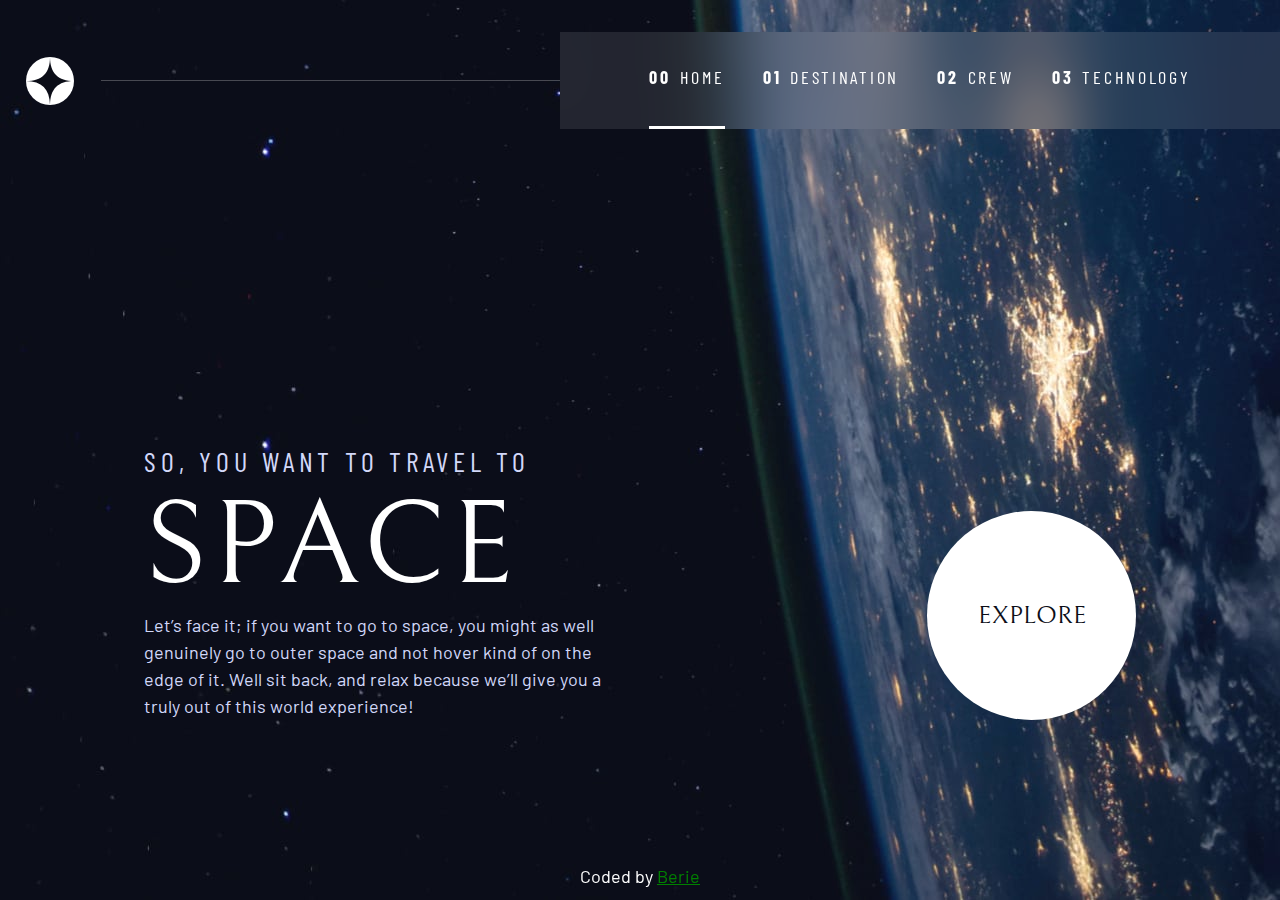
<file: index.html>
<!DOCTYPE html>
<html lang="en">
<head>
  <meta charset="UTF-8">
  <meta name="viewport" content="width=device-width, initial-scale=1.0">

  <link rel="icon" type="image/png" sizes="32x32" href="./assets/favicon-32x32.png">
 
  <link rel="stylesheet" href="index.css">
 
  <script src="./js/script.js" defer></script>

  <title>Frontend Mentor | Space tourism website</title>
</head>
<body class="home">
  <header class="primary-header flex">
    
    <div>
      <a href="index.html"><img src="./assets/shared/logo.svg" alt="Logo" class="logo" ></a>
    </div>
    <button class="mobile-nav-toggle" aria-controls="primary-navigation"><span class="sr-only"  aria-expanded="false" >Menu</span></button>
    <nav>

      <ul data-visible="false" id="primary-navigation" class="primary-navigation underline-indicators flex">
        <li class="active"><a href="index.html" class=" ff-sans-cond uppercase text-white letter-spacing-2 " href="#"><span>00</span>Home</a>
        <li><a href="./destination.html" class="ff-sans-cond uppercase  text-white letter-spacing-2" href="#"><span>01</span>Destination</a>
        <li><a href="./crew.html" class="ff-sans-cond uppercase text-white letter-spacing-2" href="#"><span>02</span>Crew</a>
        <li><a href="./technology.html" class="ff-sans-cond uppercase text-white letter-spacing-2" href="#"><span>03</span>Technology</a>
    
      </ul>
</nav>


</header>





   

<main class="grid-container grid-container--home">
    <div>
      <h1 class="text-accent fs-500 ff-sans-cond uppercase letter-spacing-1">So, you want to travel to
        <br>
        <span class="ff-serif text-white fs-900">Space</span></h1>
        <p class="text-accent">
        Let’s face it; if you want to go to space, you might as well genuinely go to 
        outer space and not hover kind of on the edge of it. Well sit back, and relax 
        because we’ll give you a truly out of this world experience!
        </p>
   </div>
  <div class="home-page-container">
    <a href="./destination.html" class=" bg-white large-button ff-serif  text-dark uppercase">Explore</a>
  </div>
</main>
<aside>Coded by <a href="https://www.frontendmentor.io/profile/BernardusPH">Berie</a></aside>
</body>
</html>
</file>
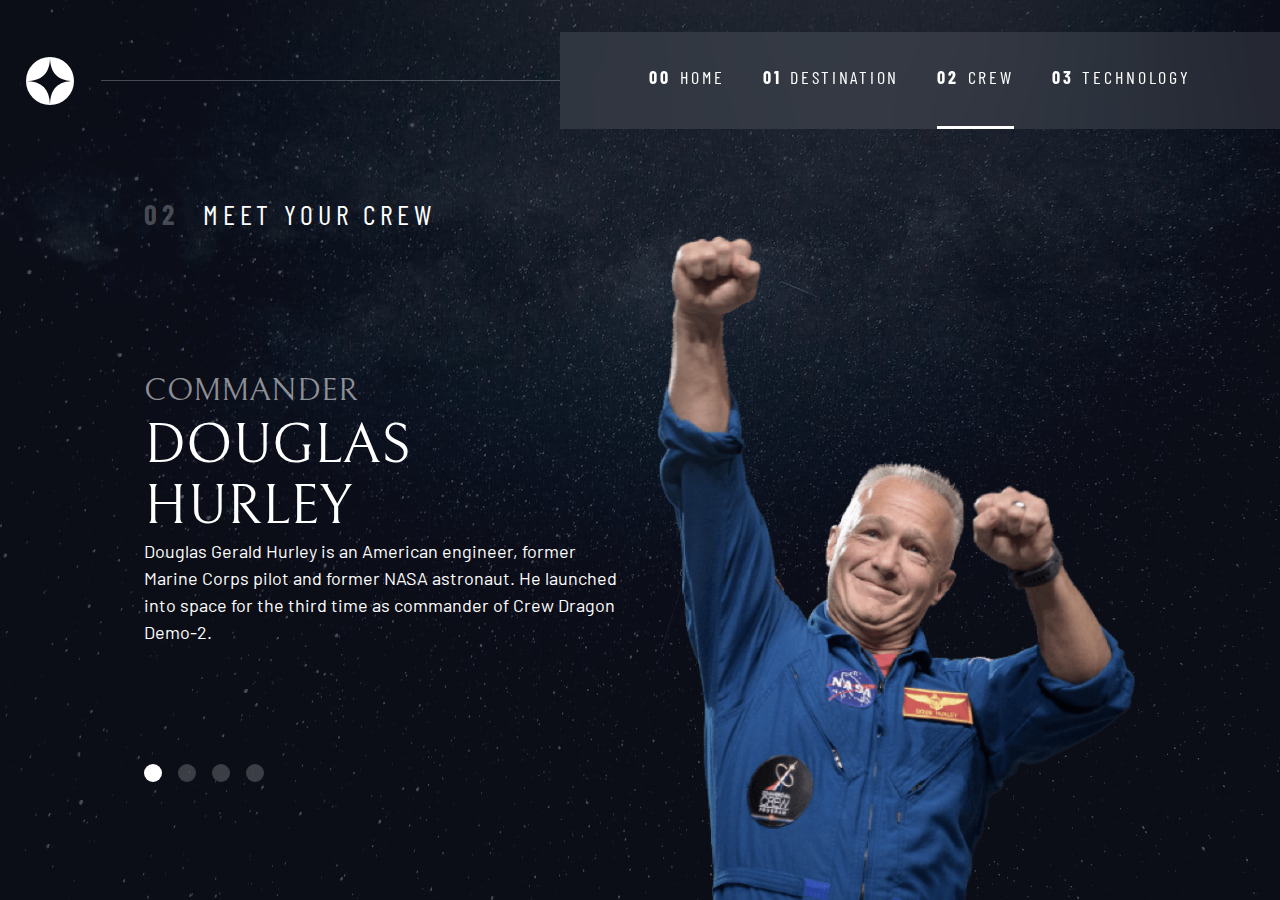
<file: crew.html>
<!DOCTYPE html>
<html lang="en">
<head>
  <meta charset="UTF-8">
  <meta name="viewport" content="width=device-width, initial-scale=1.0">

  <link rel="icon" type="image/png" sizes="32x32" href="./assets/favicon-32x32.png">
  <link rel="stylesheet" href="index.css">
  <title>Frontend Mentor | Space tourism website</title>
  <script src="./js/script.js" defer></script>
  <script src="./js/crew.js" defer></script>
</head>
<body class="crew">
  <header class="primary-header flex">
    
    <div>
      <a href="index.html"><img src="./assets/shared/logo.svg" alt="Logo" class="logo" ></a>
    </div>
    <button class="mobile-nav-toggle" aria-controls="primary-navigation"><span class="sr-only"  aria-expanded="false" >Menu</span></button>
    <nav>

    <ul data-visible="false" id="primary-navigation" class="primary-navigation underline-indicators flex">
        <li ><a href="index.html" class=" ff-sans-cond uppercase text-white letter-spacing-2 " href="#"><span>00</span>Home</a>
        <li><a href="./destination.html" class="ff-sans-cond uppercase  text-white letter-spacing-2" href="#"><span>01</span>Destination</a>
        <li class="active"><a href="./crew.html" class="ff-sans-cond uppercase text-white letter-spacing-2" href="#"><span>02</span>Crew</a>
        <li ><a href="./technology.html" class="ff-sans-cond uppercase text-white letter-spacing-2" href="#"><span>03</span>Technology</a>
        </ul>
</nav>


</header>

<main class="grid-container grid-container--crew  ">
 

  <h1 class="numbered-title"><span>02</span> Meet your crew</h1>
 

  <div class="dot-indicators flex " >
    <button class="crewSelector" aria-selected="true" ><span class="sr-only">slide tilte</span></button>
    <button class="crewSelector" aria-selected="false"><span class="sr-only">slide tilte</span></button>
    <button class="crewSelector" aria-selected="false"><span class="sr-only">slide tilte</span></button>
    <button class="crewSelector" aria-selected="false"><span class="sr-only">slide tilte</span></button>
  </div>

  <img class="crewImg" src="./assets/crew/image-douglas-hurley.png" alt="douglas hurley">
  <img class="crewImg" hidden src="./assets/crew/image-mark-shuttleworth.png" alt="Mark shuttleworth">
  <img class="crewImg" hidden src="./assets/crew/image-victor-glover.png" alt="Victor glover">
  <img class="crewImg" hidden src="./assets/crew/image-anousheh-ansari.png" alt="anousheh ansari">

<article class="crew-info ">

  <h2 class="ff-serif uppercase fs-700"><span>Commander</span>
    <br>
     Douglas Hurley</h2>
<p>
  Douglas Gerald Hurley is an American engineer, former Marine Corps pilot 
  and former NASA astronaut. He launched into space for the third time as 
  commander of Crew Dragon Demo-2.
</p>
</article>


<article hidden class="crew-info ">
 
  <h2 class="ff-serif uppercase fs-700"><span>Mission Specialist</span>
    <br>
    Mark Shuttleworth</h2>
<p>
  Mark Richard Shuttleworth is the founder and CEO of Canonical, the company behind 
  the Linux-based Ubuntu operating system. Shuttleworth became the first South 
  African to travel to space as a space tourist.
</p>
</article>



<article hidden class="crew-info ">

 

 
  <h2 class="ff-serif uppercase fs-700"><span>  Pilot</span>
    <br>
    Victor Glover</h2>
<p>
  Pilot on the first operational flight of the SpaceX Crew Dragon to the 
  International Space Station. Glover is a commander in the U.S. Navy where 
  he pilots an F/A-18.He was a crew member of Expedition 64, and served as a 
  station systems flight engineer. 
</p>
</article>


<article hidden class="crew-info flow">
 
 
  <h2 class="ff-serif uppercase fs-700"><span> Flight Engineer</span>
    <br>
    Anousheh Ansari</h2>
<p>
  Anousheh Ansari is an Iranian American engineer and co-founder of Prodea Systems. 
  Ansari was the fourth self-funded space tourist, the first self-funded woman to 
  fly to the ISS, and the first Iranian in space. 
</p>
</article>

</main>

</body>
</html>
</file>
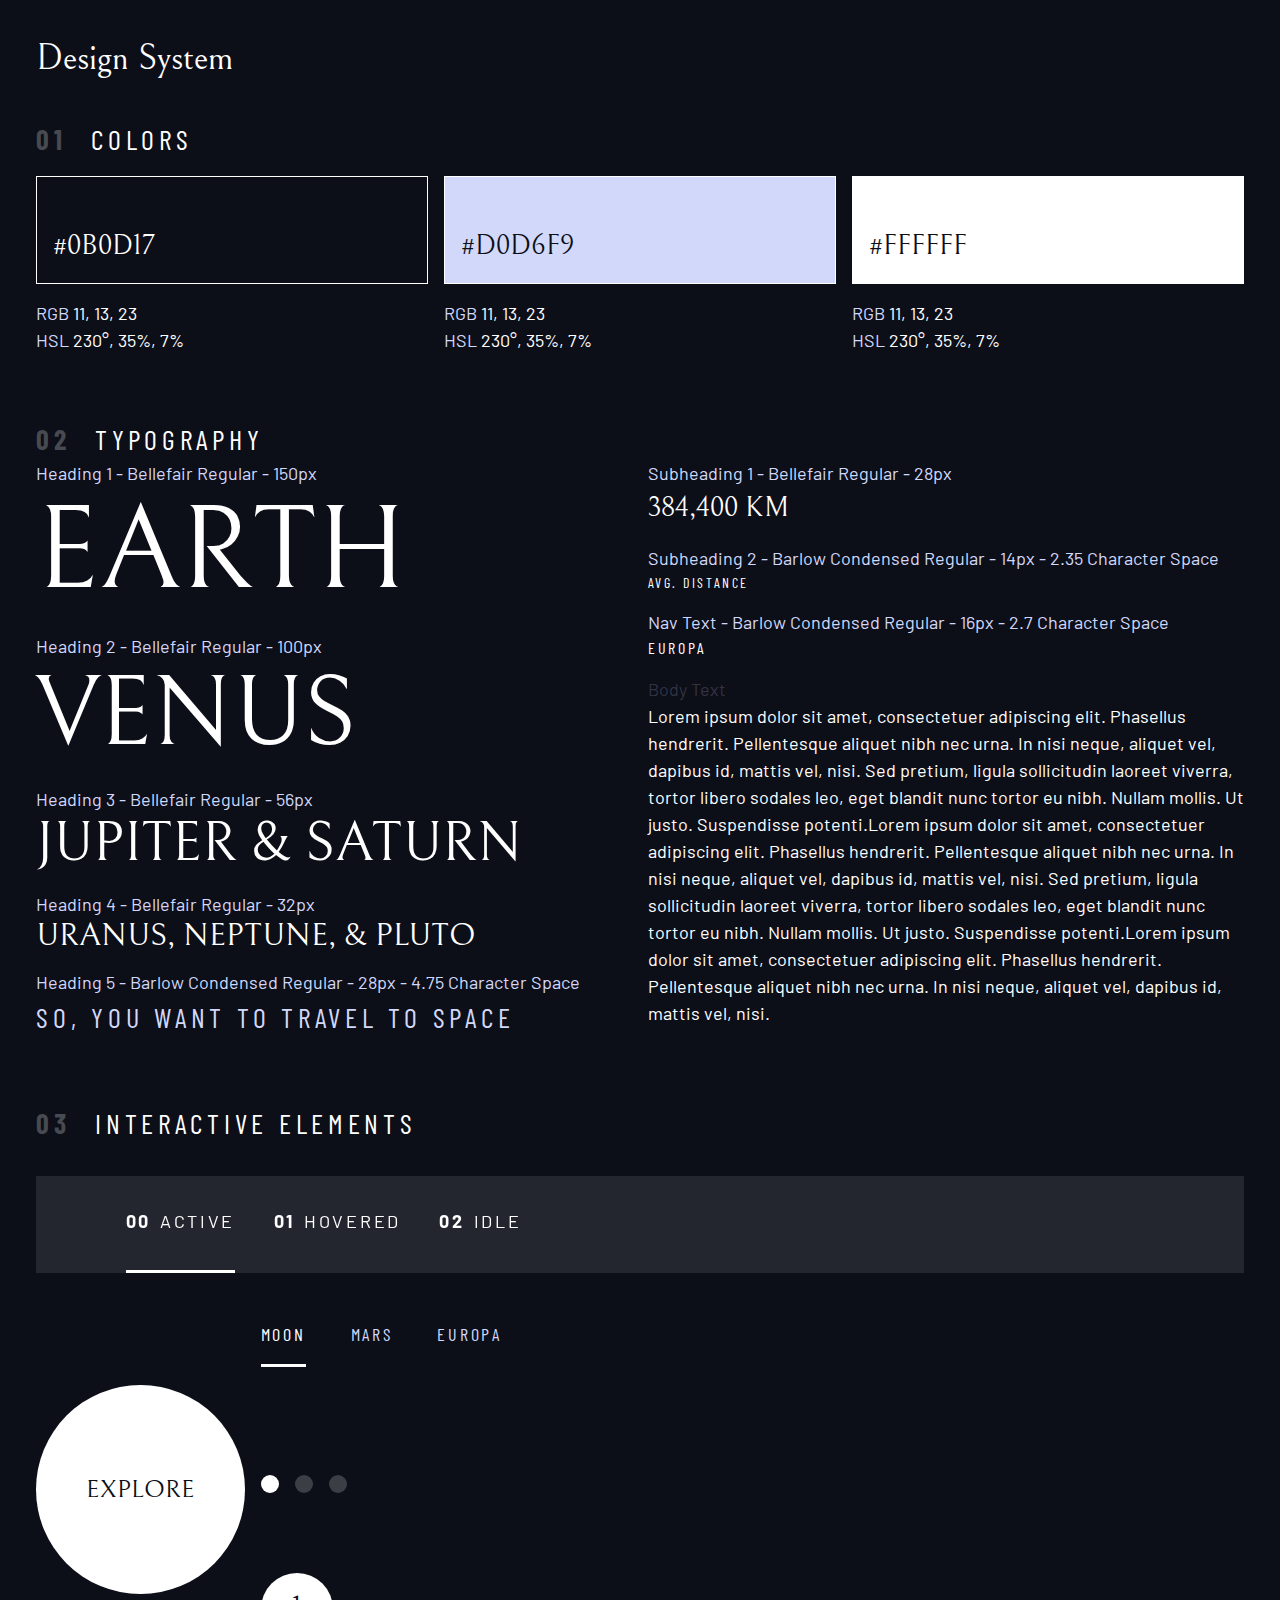
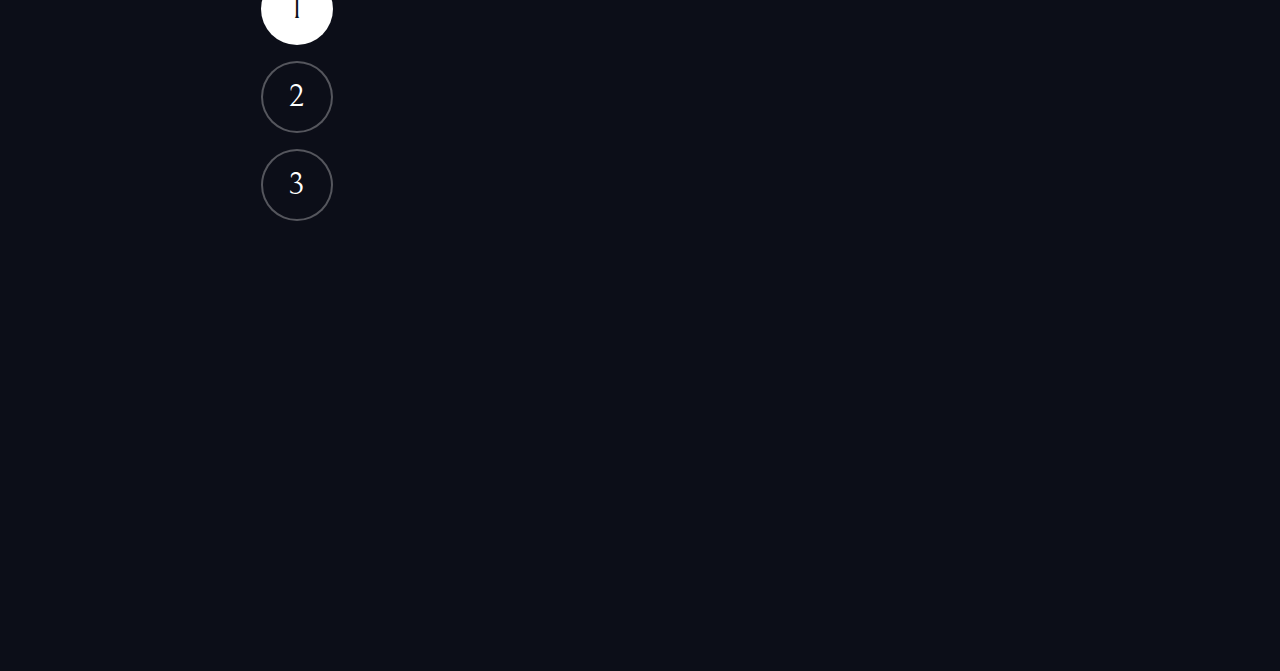
<file: design-system.html>
<!DOCTYPE html>
<html lang="en">
<head>
    <meta charset="UTF-8">
    <meta http-equiv="X-UA-Compatible" content="IE=edge">
    <meta name="viewport" content="width=device-width, initial-scale=1.0">
    <title>Design system</title>
    <link rel="stylesheet" href="index.css">
</head>
<body >

<main style="margin-top:2rem;" class="container">

    <h1 class="ff-serif">Design System</h1>

    <section id="colors ">

        <h2 class="numbered-title"><span>01</span> Colors</h2>

        <div class="flex space-top">
            <div style="flex-grow: 1;">
                <div class="bg-dark text-white ff-serif fs-500" style="padding:3rem 1rem 1rem; border:1px solid white;">#0B0D17</div>
                <p class="space-top"><span class="text-accent">RGB</span> 11, 13, 23</p>
                <p ><span class="text-accent">HSL</span> 230°, 35%, 7%</p>
            </div>

            <div style="flex-grow: 1;">
                <div class="bg-accent text-dark ff-serif fs-500" style="padding:3rem 1rem 1rem; border:1px solid white; ">#D0D6F9</div>
                <p class="space-top" ><span class="text-accent">RGB</span> 11, 13, 23</p>
                <p ><span class="text-accent">HSL</span> 230°, 35%, 7%</p>
            </div>

            <div style="flex-grow: 1;">
                <div class="bg-white text-dark ff-serif fs-500" style="padding:3rem 1rem 1rem; border:1px solid white;">#FFFFFF</div>
                <p class="space-top" ><span class="text-accent">RGB</span> 11, 13, 23</p>
                <p ><span class="text-accent">HSL</span> 230°, 35%, 7%</p>
            </div>
        </div>
    </section>

            <section id="typography"  style="margin: 4rem 0">
                <h2 class="numbered-title" ><span>02 </span>Typography</h2>
                <div class="flex">
                    <div style="flex-basis: 100%" class="flow">
                        <div> 
                            <p class="text-accent" >Heading 1 - Bellefair Regular - 150px</p>
                            <p class="fs-900 ff-serif uppercase">Earth</p>
                        </div>
                         
                        <div> 
                            <p class="text-accent">Heading 2 - Bellefair Regular - 100px</p>
                            <p class="fs-800 ff-serif uppercase">Venus</p>
                        </div>
                         
                        <div> 
                            <p class="text-accent">Heading 3 - Bellefair Regular - 56px</p>
                            <p class="fs-700 ff-serif uppercase">Jupiter & Saturn</p>
                        </div>
                         
                        <div> 
                            <p class="text-accent">Heading 4 - Bellefair Regular - 32px</p>
                            <p class="fs-600 ff-serif uppercase">Uranus, Neptune, & Pluto</p>
                        </div>
                         
                        <div> 
                            <p class="text-accent">Heading 5 - Barlow Condensed Regular - 28px - 4.75 Character Space</p>
                            <p class=" text-accent fs-500 ff-sans-cond uppercase letter-spacing-1">So, you want to travel to space</p>
                        </div>
                    
                    </div>
                    
                    <div  style="flex-basis: 100%" class="flow">
                        <div> 
                            <p class="text-accent">Subheading 1 - Bellefair Regular - 28px</p>
                            <p class="fs-500  ff-serif uppercase">384,400 km</p>
                        </div>
                         
                        <div> 
                            <p class="text-accent">Subheading 2 - Barlow Condensed Regular - 14px - 2.35 Character Space</p>
                            <p class="ff-sans-cond fs-200 letter-spacing-3 uppercase">Avg. Distance</p>
                        </div>
                         
                        <div> 
                            <p class="text-accent">Nav Text - Barlow Condensed Regular - 16px - 2.7 Character Space</p>
                            <p class=" ff-sans-cond uppercase fs-300 letter-spacing-2">Europa</p>
                        </div>
                         
                        <div> 
                            <p style="color:hsl(var(--clr-light)/.2)">Body Text</p>
                            <p >Lorem ipsum dolor sit amet, consectetuer adipiscing elit. Phasellus hendrerit. Pellentesque aliquet nibh nec urna. In nisi neque, aliquet vel, dapibus id, mattis vel, nisi. Sed pretium, ligula sollicitudin laoreet viverra, tortor libero sodales leo, eget blandit nunc tortor eu nibh. Nullam mollis. Ut justo. Suspendisse potenti.Lorem ipsum dolor sit amet, consectetuer adipiscing elit. Phasellus hendrerit. Pellentesque aliquet nibh nec urna. In nisi neque, aliquet vel, dapibus id, mattis vel, nisi. Sed pretium, ligula sollicitudin laoreet viverra, tortor libero sodales leo, eget blandit nunc tortor eu nibh. Nullam mollis. Ut justo. Suspendisse potenti.Lorem ipsum dolor sit amet, consectetuer adipiscing elit. Phasellus hendrerit. Pellentesque aliquet nibh nec urna. In nisi neque, aliquet vel, dapibus id, mattis vel, nisi. </p>
                        </div>
                    </div>
                </div>
            </section>


            <section class="flow" id="interactive-elements" style="margin-bottom: 50vh;">
                <h2 class="numbered-title"><span>03</span> Interactive elements</h2>
                
                <!-- navigation -->
                <div>
                    <nav >
                        <ul class=" primary-navigation flex underline-indicators" >
                            <li class="active"><a class="uppercase text-white letter-spacing-2 " href="#"><span>00</span>Active</a>
                            <li><a class="uppercase  text-white letter-spacing-2" href="#"><span>01</span>Hovered</a>
                            <li><a class="uppercase text-white letter-spacing-2" href="#"><span>02</span>Idle</a>
                        </ul>
                    </nav>
                </div>
                
                <div class="flex">
                    <div style="margin-top:5rem;" >
                        <!-- explore button -->
                        <a href="#" class=" bg-white large-button ff-serif fs-600 text-dark uppercase">Explore</a>

                    </div>
                    
                    <div class="flow" style="--flow-space:6em;">
                        <!-- Tabs -->
                        <div class="ff-sans-cond underline-indicators tab-nav flex" >
                            <button aria-selected="true" class="uppercase letter-spacing-2 text-accent bg-dark">Moon</button>
                            <button aria-selected="flase" class="uppercase letter-spacing-2 text-accent bg-dark">Mars</button>
                            <button aria-selected="false" class="uppercase letter-spacing-2 text-accent bg-dark">Europa</button>
                        </div>
                        
                        <!-- Dots -->
                        <div class="dot-indicators flex" >
                            <button  aria-selected="true" ><span class="sr-only">slide tilte</span></button>
                            <button  aria-selected="flase"><span class="sr-only">slide tilte</span></button>
                            <button aria-selected="false"><span class="sr-only">slide tilte</span></button>
                        </div>
                        
                        <!-- Numbers -->
                        <div class="number-indicators flow">
                            <button class="ff-serif fs-600" aria-selected="true" >1</button>
                            <button class="ff-serif fs-600" aria-selected="flase">2</button>
                            <button class="ff-serif fs-600" aria-selected="false">3</button>
                        </div>
                    </div>
                </div>
                
            </section>
            

</main>


      
</body>
</html>
</file>
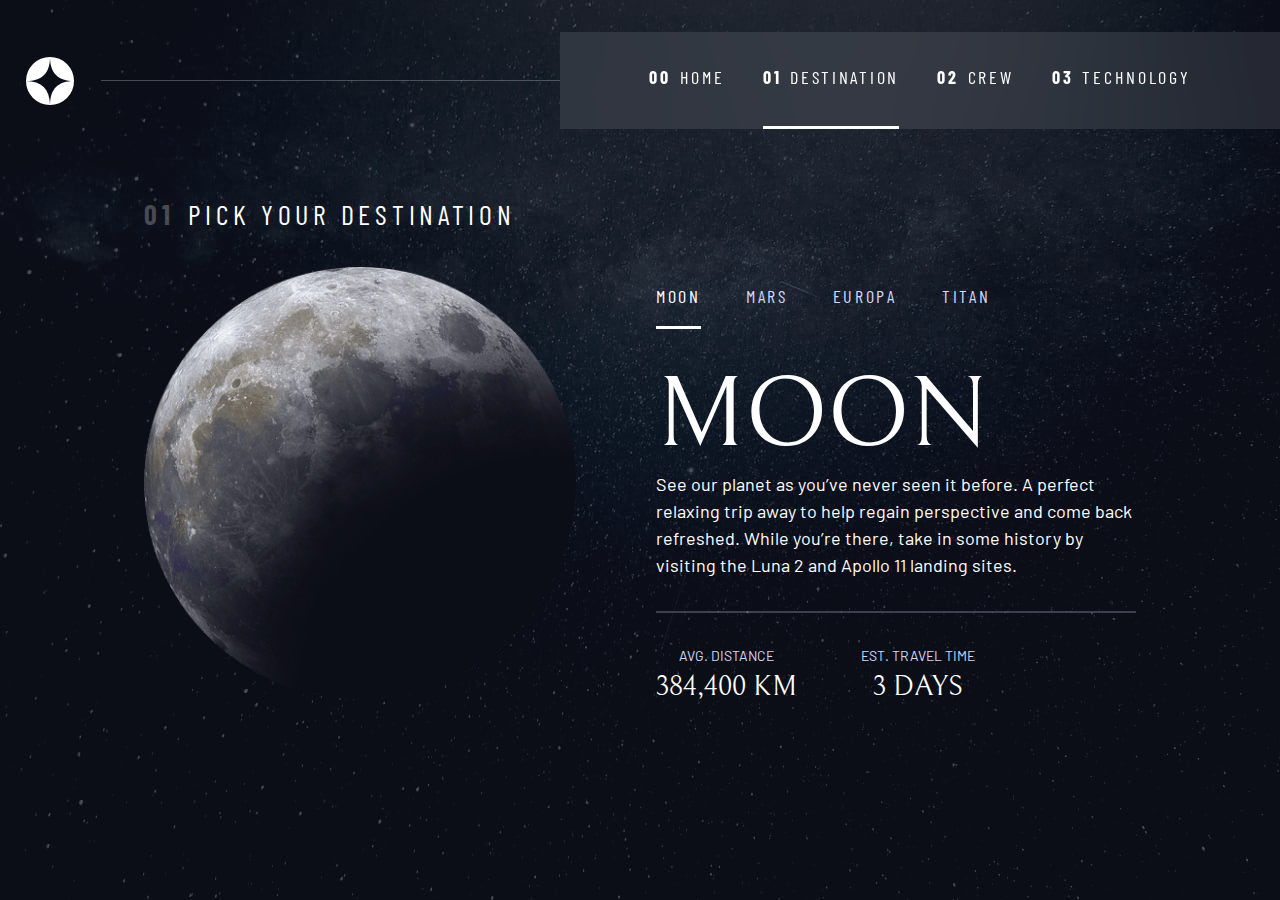
<file: destination.html>
<!DOCTYPE html>
<html lang="en">
<head>
  <meta charset="UTF-8">
  <meta name="viewport" content="width=device-width, initial-scale=1.0">

  <link rel="icon" type="image/png" sizes="32x32" href="./assets/favicon-32x32.png">
  <link rel="stylesheet" href="./index.css">  
  <script src="./js/script.js" defer></script>
  <script src="./js/destination.js" defer></script>
  <title>Frontend Mentor | Space tourism website</title>
</head>
<body class="destination">
  <header class="primary-header flex">
    
    <div>
      <a href="index.html"><img src="./assets/shared/logo.svg" alt="Logo" class="logo" ></a>
    </div>
    <button class="mobile-nav-toggle" aria-controls="primary-navigation"><span class="sr-only"  aria-expanded="false" >Menu</span></button>
    <nav>

        <ul data-visible="false" id="primary-navigation" class="primary-navigation underline-indicators flex">
            <li ><a href="index.html" class=" ff-sans-cond uppercase text-white letter-spacing-2 " href="#"><span>00</span>Home</a>
            <li  class="active"><a href="./destination.html" class="ff-sans-cond uppercase  text-white letter-spacing-2" href="#"><span>01</span>Destination</a>
            <li><a href="./crew.html" class="ff-sans-cond uppercase text-white letter-spacing-2" href="#"><span>02</span>Crew</a>
            <li ><a href="./technology.html" class="ff-sans-cond uppercase text-white letter-spacing-2" href="#"><span>03</span>Technology</a>
        
        </ul>
</nav>


</header>
<main id="main" class="grid-container grid-container--destination flow">

  <h1 class="numbered-title"><span>01</span>Pick your destination</h1>

  <img class="planetImg" src="assets/destination/image-moon.png" alt="the moon"  >
  <img class="planetImg" hidden src="assets/destination/image-mars.png" alt="Mars" >
  <img class="planetImg" hidden src="assets/destination/image-europa.png" alt="Europa" >
  <img class="planetImg" hidden src="assets/destination/image-titan.png" alt="Titan" >


  <div class="ff-sans-cond underline-indicators tab-nav flex" >
    <button  aria-selected="true" class="uppercase letter-spacing-2 text-accent planetNav" >Moon</button>
    <button  aria-selected="false" class="uppercase letter-spacing-2 text-accent planetNav" >Mars</button>
    <button  aria-selected="false" class="uppercase letter-spacing-2 text-accent planetNav" >Europa</button>
    <button  aria-selected="false" class="uppercase letter-spacing-2 text-accent planetNav" >Titan</button>
</div>




<article  class="destination-info">

  <h2  class="fs-800 uppercase ff-serif" >Moon</h2>
 
  
  
 

  <p>See our planet as you’ve never seen it before. A perfect relaxing trip away to help 
  regain perspective and come back refreshed. While you’re there, take in some history 
  by visiting the Luna 2 and Apollo 11 landing sites.</p>
  
  <div class="destination-meta flex">
    <div>
      <h3 class="text-accent fs-200 uppercase" style="text-align: center;">Avg. distance</h3>
      <p class=" ff-serif uppercase">384,400 km</p>
    </div>
    <div>
      <h3 class="text-accent fs-200 uppercase"  style="text-align: center;">Est. travel time</h3>
      <p class=" ff-serif uppercase" style="text-align: center;">3 days</p>
    </div>
  </div>
  
</article>






<article hidden class="destination-info">

    <h2  class="fs-800 uppercase ff-serif">Mars</h2>
   
  
    <p>  Don’t forget to pack your hiking boots. You’ll need them to tackle Olympus Mons, 
        the tallest planetary mountain in our solar system. It’s two and a half times 
        the size of Everest!</p>
    
    <div class="destination-meta flex">
      <div> 
        <h3 class="text-accent fs-200 uppercase" style="text-align: center;">Avg. distance</h3>
        <p class=" ff-serif uppercase">225 mil. km</p>
      </div>
      <div>
      
        <h3 class="text-accent fs-200 uppercase"  style="text-align: center;"> Est. travel time</h3>
        <p class=" ff-serif uppercase" style="text-align: center;">9 months</p>
      </div>
    </div>
    
  </article>




  <article hidden  class="destination-info">

    <h2  class="fs-800 uppercase ff-serif">Europa</h2>
   
  
    <p>The smallest of the four Galilean moons orbiting Jupiter, Europa is a 
  winter lover’s dream. With an icy surface, it’s perfect for a bit of 
  ice skating, curling, hockey, or simple relaxation in your snug 
  wintery cabin.</p>
    
    <div class="destination-meta flex">
      <div>
        <h3 class="text-accent fs-200 uppercase" style="text-align: center;">Avg. distance</h3>
        <p class=" ff-serif uppercase"> 628 mil. km</p>
      </div>
      <div>
        <h3 class="text-accent fs-200 uppercase"  style="text-align: center;">Est. travel time</h3>
        <p class=" ff-serif uppercase" style="text-align: center;"> 3 years</p>
      </div>
    </div>
    
  </article>


  <article hidden class="destination-info">

    <h2  class="fs-800 uppercase ff-serif">Titan</h2>
   
  
    <p> The only moon known to have a dense atmosphere other than Earth, Titan 
        is a home away from home (just a few hundred degrees colder!). As a 
        bonus, you get striking views of the Rings of Saturn.
      </p>
    
    <div class="destination-meta flex">
      <div>
        <h3 class="text-accent fs-200 uppercase" style="text-align: center;">Avg. distance</h3>
        <p class=" ff-serif uppercase">1.6 bil. km</p>
      </div>
      <div>
        <h3 class="text-accent fs-200 uppercase"  style="text-align: center;">Est. travel time</h3>
        <p class=" ff-serif uppercase" style="text-align: center;">  7 years</p>
      </div>
    </div>
    
  </article>



</main>
</body>
</html>
</file>
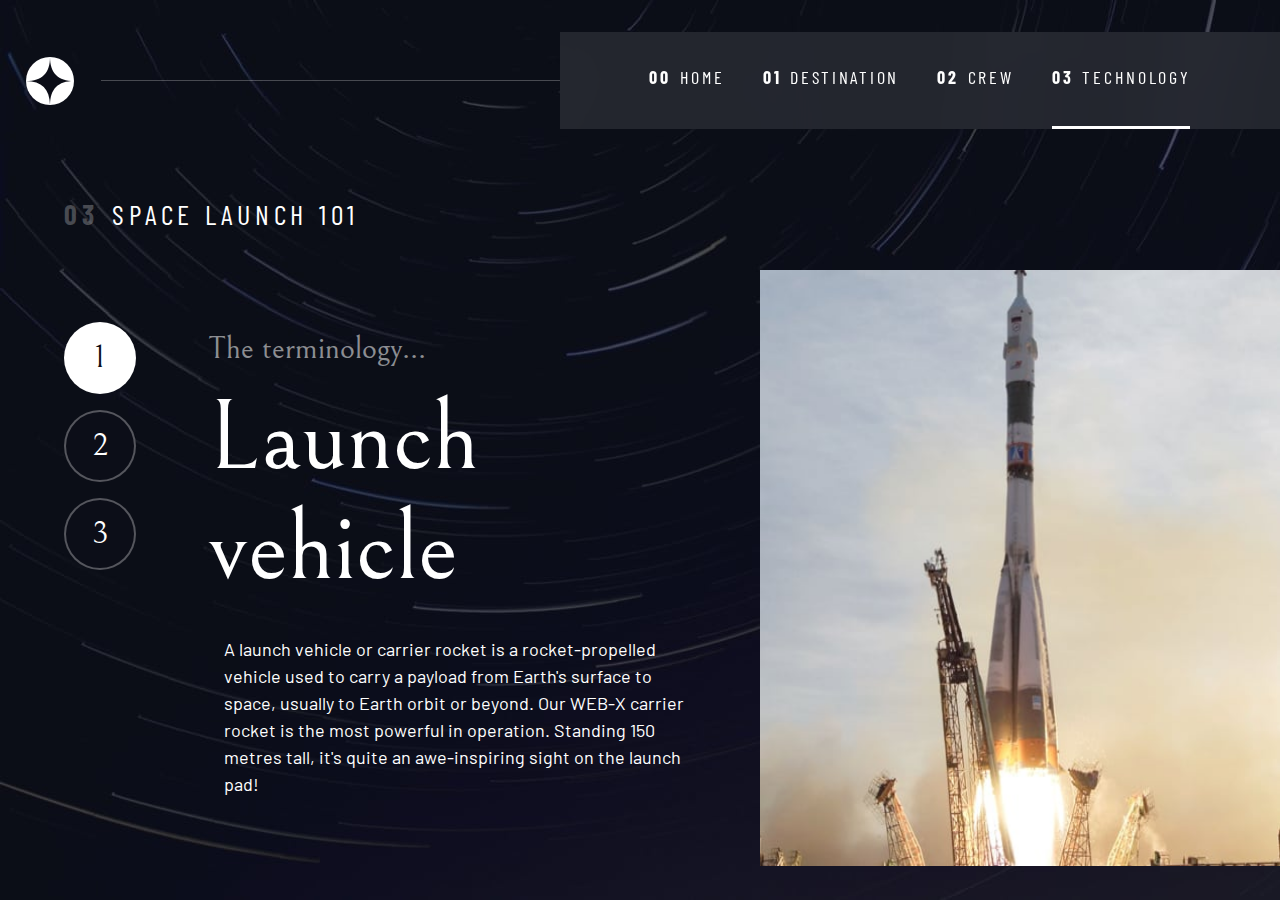
<file: technology.html>
<!DOCTYPE html>
<html lang="en">
<head>
  <meta charset="UTF-8">
  <meta name="viewport" content="width=device-width, initial-scale=1.0">

  <link rel="icon" type="image/png" sizes="32x32" href="./assets/favicon-32x32.png">
  <link rel="stylesheet" href="./index.css">
  <title>Frontend Mentor | Space tourism website</title>
  <script src="./js/script.js" defer></script>
  <script src="./js/tech.js" defer></script>
</head>
<body class="tech">

  <header class="primary-header flex">
    
    <div>
      <a href="index.html"><img src="./assets/shared/logo.svg" alt="Logo" class="logo" ></a>
    </div>
    <button class="mobile-nav-toggle" aria-controls="primary-navigation"><span class="sr-only"  aria-expanded="false" >Menu</span></button>
    <nav>

      <ul data-visible="false" id="primary-navigation" class="primary-navigation underline-indicators flex">
        <li ><a href="index.html" class=" ff-sans-cond uppercase text-white letter-spacing-2 " href="#"><span>00</span>Home</a>
        <li><a href="./destination.html" class="ff-sans-cond uppercase  text-white letter-spacing-2" href="#"><span>01</span>Destination</a>
        <li><a href="./crew.html" class="ff-sans-cond uppercase text-white letter-spacing-2" href="#"><span>02</span>Crew</a>
        <li class="active"><a href="./technology.html" class="ff-sans-cond uppercase text-white letter-spacing-2" href="#"><span>03</span>Technology</a>
    
      </ul>
</nav>
</header>

<main id="main" class="grid-container grid-container--tech flow ">
  <h1 class="numbered-title"><span> 03</span>Space launch 101</h1>

<img  src="./assets/technology/image-launch-vehicle-landscape.jpg" alt="launch-vehicle-landscape" class="landscape">
<img  src="./assets/technology/image-launch-vehicle-portrait.jpg" alt="image-launch-vehicle-portrait" class="portrait">

<img hidden src="./assets/technology/image-spaceport-landscape.jpg" alt="image-spaceport-landscape" class="landscape">
<img hidden src="./assets/technology/image-spaceport-portrait.jpg" alt="image-spaceport-portrai" class="portrait">

<img hidden src="./assets/technology/image-space-capsule-landscape.jpg" alt="space-capsule-landscape" class="landscape">
<img hidden src="./assets/technology/image-space-capsule-portrait.jpg" alt="space-capsule-portrait" class="portrait">

  <div class="number-indicators flow">
    <button class="ff-serif  tech_butn_nav" aria-selected="true"   >1</button>
    <button class="ff-serif  tech_butn_nav" aria-selected="flase"  >2</button>
    <button class="ff-serif tech_butn_nav" aria-selected="false"  >3</button>
  </div>



  <article class="tech-info flow">

    <h2 class="fs-800 ff-serif">
    <span class="fs-600">The terminology...</span>
    <br>
    Launch vehicle
    </h2>

    <p style="padding-inline:1rem;">
    A launch vehicle or carrier rocket is a rocket-propelled vehicle used to carry a 
    payload from Earth's surface to space, usually to Earth orbit or beyond. Our 
    WEB-X carrier rocket is the most powerful in operation. Standing 150 metres tall, 
    it's quite an awe-inspiring sight on the launch pad!
  </p>

  </article>



  <article hidden class="tech-info flow">

    <h2 class="fs-800 ff-serif">
    <span class="fs-600">The terminology...</span>
    <br>
    Spaceport
    </h2>



    <p style="padding-inline:1rem;">
      A spaceport or cosmodrome is a site for launching (or receiving) spacecraft, 
      by analogy to the seaport for ships or airport for aircraft. Based in the 
      famous Cape Canaveral, our spaceport is ideally situated to take advantage 
      of the Earth’s rotation for launch.
  </p>

  </article>



  <article hidden class="tech-info flow">

    <h2 class="fs-800 ff-serif">
    <span class="fs-600">The terminology...</span>
    <br>
    Space capsule
    </h2>

    <p style="padding-inline:1rem;">
      A space capsule is an often-crewed spacecraft that uses a blunt-body reentry 
      capsule to reenter the Earth's atmosphere without wings. Our capsule is where 
      you'll spend your time during the flight. It includes a space gym, cinema, 
      and plenty of other activities to keep you entertained.
  </p>

  </article>
  </main>
</body>
</html>
</file>
<file: index.css>
@import url('https://fonts.googleapis.com/css2?family=Bellefair&display=swap');
@import url('https://fonts.googleapis.com/css2?family=Barlow+Condensed:wght@400;700&display=swap');
@import url('https://fonts.googleapis.com/css2?family=Barlow:wght@400;700&display=swap');


/* ------------------- */
/* Custom properties   */
/* ------------------- */

:root {
    /* colors */
    --clr-dark: 230 35% 7%;
    --clr-light: 231 77% 90%;
    --clr-white: 0 0% 100%;
    
    /* font-sizes */
    --fs-900: clamp(5rem, 8vw + 1rem, 9.375rem);
    --fs-800: 3.5rem;
    --fs-700: 1.5rem;
    --fs-600: 1rem;
    --fs-500: 1rem;
    --fs-400: 0.9375rem;
    --fs-300: 1rem;
    --fs-200: 0.875rem;
    
    /* font-families */
    --ff-serif: "Bellefair", serif;
    --ff-sans-cond: "Barlow Condensed", sans-serif;
    --ff-sans-normal: "Barlow", sans-serif;
}

@media (min-width: 35em) {
    :root {
        --fs-800: 5rem;
        --fs-700: 2.5rem;
        --fs-600: 1.5rem;
        --fs-500: 1.25rem;
        --fs-400: 1rem;
    }
}

@media (min-width: 45em) {
    :root {
        /* font-sizes */
        --fs-800: 6.25rem;
        --fs-700: 3.5rem;
        --fs-600: 2rem;
        --fs-500: 1.75rem;
        --fs-400: 1.125rem;
    }
}

/* -------- */
/* Reset */
/* -------- */
*,
*::before,
*::after{
    box-sizing: border-box;
}

/* Reset margins */

body,
h1,
h2,
h3,
h4,
h5,
h6,
p,
figure,
picture{
    margin:0;
}

h1,
h2,
h3,
h4,
h5,
h6,
p{
    font-weight:400 ;
}


/* body reset */
body{
    font-size: var(--fs-400);
    font-family: var(--ff-sans-normal);
    color: hsl(var(--clr-white));
    background-color: hsl(var(--clr-dark));
    line-height: 1.5;
    min-height: 100vh;
    overflow-x: hidden;
    display: grid;
    grid-template-rows: min-content 1fr;
}

/* Makes images eaiser to work with */
img,
picture{
    max-width: 100%;
    display:block;
}
/* Makes form elements easier to work with */

input,
textarea,
button,
select{
    font:inherit;
}
/* Removes animation for people who turned them off */
@media (prefers-reduced-motion:reduce){
    *,
    *::before,
    *::after{
        animation-duration: 0.01ms !important;
        animation-iteration-count: 1 !important;
        transition-duration: 0.01ms !important;
        scroll-behavior: auto !important;
    }
}


/* -------- */
/* Utility classes */
/* -------- */
/* general */
.flex{
    display: flex;
    gap:var(--gap,1rem);
}
.grid{
    display:grid;
    gap:var(--gap,1rem);
}
.flow> *+*{
margin-top: var(--flow-space,1rem);

}

    .space-top{
        margin-top: var(--flow-space,1rem);
        
        }
  

.container{
    padding-inline:2em;
    margin-inline: auto;
    max-width:80rem;
}




/* screen reader */
.sr-only{
    position: absolute;
    width: 1px;
    height: 1px;
    padding: 0;
    margin: -1px;
    overflow: hidden;
    clip: rect(0, 0, 0, 0);
    white-space: nowrap;
    border-width: 0;
}




/* -------- */
/* color*/
/* -------- */
.bg-dark{ background-color: hsl(var(--clr-dark)); }
.bg-accent{ background-color: hsl(var(--clr-light)); }
.bg-white{ background-color: hsl(var(--clr-white)); }

.text-dark{ color: hsl(var(--clr-dark)); }
.text-accent{ color: hsl(var(--clr-light)); }
.text-white{ color: hsl(var(--clr-white)); }


/* -------- */
/* Typography */
/* -------- */
.ff-serif { font-family: var(--ff-serif); } 
.ff-sans-cond { font-family: var(--ff-sans-cond); } 
.ff-sans-normal { font-family: var(--ff-sans-normal); } 

.letter-spacing-1 { letter-spacing: 4.75px; } 
.letter-spacing-2 { letter-spacing: 2.7px; } 
.letter-spacing-3 { letter-spacing: 2.35px; } 

.uppercase { text-transform: uppercase; }

.fs-900 { font-size: var(--fs-900); }
.fs-800 { font-size: var(--fs-800); }
.fs-700 { font-size: var(--fs-700); }
.fs-600 { font-size: var(--fs-600); }
.fs-500 { font-size: var(--fs-500); }
.fs-400 { font-size: var(--fs-400); }
.fs-300 { font-size: var(--fs-300); }
.fs-200 { font-size: var(--fs-200); }

.fs-900,
.fs-800,
.fs-700,
.fs-600 {
    line-height: 1.1;
}



.numbered-title{
  font-family: var(--ff-sans-cond); 
  font-size: var(--fs-500); 
  text-transform: uppercase;
  letter-spacing: 4.72px;

}
    .numbered-title > span{
        margin-right: .5em;
        font-weight: 700;
       color: hsl(var(--clr-white)/.25);
        
    }






/* -------- */
/* Components */
/* -------- */
/* general */

.large-button{
    font-size: 1.4em;
    padding:0 2em;
    display: inline-grid;
    place-content: center;
    aspect-ratio: 1;
    text-decoration: none;
    border-radius: 50%;
    transition:all .3s ease-in ;
}
    .large-button:hover,
    .large-button:focus-visible{
        box-shadow: 0 0 0 2.2em hsl(var(--clr-white)/.20);
        mix-blend-mode: normal;
      
       
    }
/* Primary header */

.logo {
    margin:1.5rem clamp(1.5rem, 2vw, 3.5rem);
}
.primary-header {
    justify-content: space-between;
    align-items: center;
}

 .primary-navigation{
    --gap: clamp(2rem, 3vw, 7rem);
    --underline-gap: 2rem;
    list-style: none;
    padding: 0;
    margin: 0;
    background: hsl( var(--clr-dark) / 0.95);
   
}
.primary-navigation a{
    text-decoration: none; 
   
 }

 .primary-navigation span{
    margin-right: .5em;
    font-weight: 700;
    
  }
  @media (min-width: 35em) {
    .primary-navigation {
        padding-inline: clamp(2rem, 7vw, 9rem);
    }
}

@supports (backdrop-filter: blur(1rem)) {
    .primary-navigation {
        background: hsl( var(--clr-white) / 0.1);
        backdrop-filter: blur(2rem);
    }
}
.mobile-nav-toggle{
    display: none;
    transition: all .2s ease-in;
}

 @media(max-width:35em){
    .primary-navigation{
        --underline-gap: .6rem;
        position: fixed;
        inset: 0 0 0 35%;
        z-index: 1000;
        list-style: none;
        padding: min(20rem, 16vh) 0 min(20rem, 16vh) 2rem ;
        margin: 0;
        flex-direction: column;
        transform: translateX(100%);
        transition: all .2s ease-in;
     }  
     .mobile-nav-toggle {
         cursor: pointer;
        display: block;
        position: absolute;
        z-index: 2000;
        right: 1rem;
        top: 2rem;
        background: transparent;
        background-image: url(./assets/shared/icon-hamburger.svg);
        background-repeat: no-repeat;
        background-position: center;
        width: 1.5rem;
        aspect-ratio: 1;
        border: 0;
        border: 0;
    }

     .primary-navigation.underline-indicators > .active {
        border: 0 ;
        border-right: .2rem solid hsl(var(--clr-white)/1);
     }
     
 }
 @media (min-width: 35em) and (max-width: 45em) {
 
    .primary-navigation span{
        display: none;
      
    }
}
@media (min-width: 45em) {
    .primary-header::after {
        content: '';
        display: block;
        position: relative;
        height: 1px;
        width: max(45vw,45%);
        margin-right: -3rem;
        background: hsl( var(--clr-white) / .25);
        order: 1;
    }
    
   nav {
       order: 2;
   }
   
   .primary-navigation {
       margin-block: 2rem;
   }
}


     .primary-navigation[data-visible="true"] {
        transform: translateX(0);
    }
    .mobile-nav-toggle[aria-expanded="true"]{
        background-image: url(./assets/shared/icon-close.svg);
    }
.underline-indicators a,
.underline-indicators > button{
    padding: var(--underline-gap,1rem) 0;
    border: 0;
    border-bottom: .2rem solid hsl(var(--clr-white)/0);
    transition:all .2s ease-in ;
    display: block;
    cursor: pointer;
}
.underline-indicators >*:hover,
.underline-indicators >*:focus-visible{
    border-bottom: .2rem solid hsl(var(--clr-white)/.5);
}
.underline-indicators .active,
.underline-indicators [aria-selected="true"]{
    color: hsl(var(--clr-white)/1);
    border-bottom: .2rem solid hsl(var(--clr-white)/1);
}

.tab-nav{
    --gap:2.5em;
}


.dot-indicators > *{
    cursor: pointer;
    aspect-ratio: 1;
    border-radius: 50%;
    background-color:hsl(var(--clr-white)/.2) ;
    border: 0;
    padding: .5em;
}

    .dot-indicators > *:hover,
    .dot-indicators > *:focus-visible{
        background-color: hsl(var(--clr-white)/.6);
    }
    .dot-indicators [aria-selected="true"]{
        background-color: hsl(var(--clr-white)/1);
    }
  
.number-indicators > *{
    --flow-space:1rem;
display: inline-block;
width: 4.5rem;
aspect-ratio: 1;
border-radius: 50%;
place-items: center;
background-color:hsl(var(--clr-dark));
border:2px solid hsl(var(--clr-white)/.3) ;
color: hsl(var(--clr-white));
transition: all .2s ease-in;
cursor: pointer;
}
.number-indicators > *:nth-child(2){
    margin-inline: 1rem;
}
    

        .number-indicators > *:hover,
        .number-indicators > *:focus-visible{
            border:2px solid hsl(var(--clr-white)/1) ;
        }
        .number-indicators  [aria-selected="true"]{
            background-color:hsl(var(--clr-white));
            color: hsl(var(--clr-dark));
        }
/* ////////////// */
/* Page specific */
/* ////////////// */

/* Home_page */
.home{
    background: url("./assets/home/background-home-mobile.jpg") no-repeat; 
    background-position: bottom center;
    background-size: cover;
}
@media(min-width:35em){
    .home{
        background: url("./assets/home/background-home-tablet.jpg") no-repeat;
        background-position: bottom center;
        background-size: cover;
    }
}

@media(min-width:45em){
    .home-page-container{
        justify-self:right;
    }    
    .home{
        background: url("./assets/home/background-home-desktop.jpg") no-repeat;
        background-position: center;
        background-size: cover;
    }
    
}


/* ----------------------------- */
/* Layout                        */
/* ----------------------------- */


.grid-container {
    text-align: center;
    display: grid;
    place-items: center;
    padding-inline: 1rem;

}


.grid-container p:not([class]) {
    max-width: 50ch;
  
}

.numbered-title {
    grid-area: title;
}

/* destination layout */

.destination{
    background: url("./assets/destination/background-destination-mobile.jpg") no-repeat; 
    background-size: cover;
}

@media(min-width:35em){
    .destination{
        background: url("./assets/destination/background-destination-tablet.jpg") no-repeat;
      
        background-size: cover;
    }
}

@media(min-width:45em){
    
    .destination{
        background: url("./assets/destination/background-destination-desktop.jpg") no-repeat;
     
        background-size: cover;
    }
    
}

.grid-container--destination {
    --flow-space:2rem;
   
    grid-template-areas: 
        'title'
        'image'
        'tabs'
        'content';
       
}

.grid-container--destination > img {
    grid-area: image;
    max-width: 60%;
}
.grid-container--destination > .tab-nav {
    grid-area: tabs;
}
.grid-container--destination > .destination-info {
    grid-area: content;
}
.destination-meta{
    flex-direction: column;
    border-top: 2px solid hsl(var(--clr-light)/.25);
    padding: 2rem 0;
    margin:2rem 0;
    font-size: 1.75rem;
    
}
.grid-container--destination .underline-indicators > *{
    background: transparent;
   
    
}
@media (min-width: 35em) {
    .numbered-title {
        justify-self: start;
        margin-top: 2rem;
    }
    .destination-meta{
        flex-direction: row;
        justify-content: space-evenly;
    }
}
@media (min-width: 45rem) {
    .grid-container {
        column-gap: var(--container-gap, 2rem);
        grid-template-columns: minmax(2rem, 1fr) repeat(2, minmax(0, 30rem)) minmax(2rem, 1fr);
        place-items:start ;
        text-align:unset;
   
    }
        .grid-container  *{
            max-width: auto;
        }
    
        .grid-container--home > *:first-child {
            grid-column: 2;
        }
    
        .grid-container--home > *:last-child {
            grid-column: 3;
        }
        .grid-container--home {
            padding-bottom: max(6rem, 20vh);
            align-items: end;
        }
        .grid-container--destination {
            justify-items: start;
            align-content: start;
            grid-template-areas: 
                '. title title .'
                '. image tabs .'
                '. image content .'
        }
        .grid-container--destination > img {
         
            max-width: 90%;
        }
        .destination-meta {
            --gap:4rem;
            justify-content:start ;
          
        }
}

/* crew layout */

.crew{
    background: url("./assets/crew/background-crew-mobile.jpg") no-repeat; 
    background-size: cover;
}

@media(min-width:35em){
    .crew{
        background: url("./assets/crew/background-crew-tablet.jpg") no-repeat;
      
        background-size: cover;
    }
}

@media(min-width:45em){
    
    .crew{
        background: url("./assets/destination/background-destination-desktop.jpg") no-repeat;
     
        background-size: cover;
    }
    
}


.grid-container--crew{
    --flow-space:1.5rem;
    grid-template-areas: 
    "title"
    "image"
    "tabs"
    "content";
padding-bottom: 3rem;
}

.grid-container--crew > img{
   
    grid-area: image;
    max-width: 60%;
    border-bottom: 2px solid hsl( var(--clr-white) / .25);
}
.grid-container--crew > .dot-indicators{
    grid-area:tabs ;
}
.grid-container--crew > .crew-info{

    grid-area: content;
}
.crew-info h2 span{
    color: hsl( var(--clr-white) / .55);
    font-size: var(--fs-600) ;
}


@media (min-width: 35em) {

    .grid-container--crew{
      
        grid-template-areas: 
        "title"
        "content"
        "tabs"
        "image";
        padding-bottom: 0;
    }
    
     .numbered-title {
        justify-self: start;
        margin-top: 2rem;
    }
    .grid-container--crew > img{
        border: none;
    }
  
}

@media (min-width: 45rem) {
    .grid-container--crew{
    --flow-space:2rem;
justify-content: end;
    }
   
    
        .grid-container--crew {
            grid-template-areas: 
                '. title image .'
                '. content image . '
                '. tabs image .'
        }
        .grid-container--crew > img {
            justify-self: end;
            align-self: end;
            max-width: 100%;
            height: clamp(70%,60vw,90%);
        }
        .grid-container--crew > .dot-indicators{
            justify-self: start;
           
        }
        .grid-container--crew > .crew-info{
            justify-self: end;
        }
        
}

/* tech layout */

.tech{
    background: url("./assets/technology/background-technology-mobile.jpg") no-repeat; 
    background-size: cover;
}

@media(min-width:35em){
    .tech{
        background: url("./assets/technology/background-technology-tablet.jpg") no-repeat;
      
        background-size: cover;
    }
}

@media(min-width:45em){
    
    .tech{
        background: url("./assets/technology/background-technology-desktop.jpg") no-repeat;
     
        background-size: cover;
    }
    
}
.grid-container--tech{
    --flow-space:2rem;
    grid-template-areas: 
    "title"
    "image"
    "tabs"
    "content";
}
.grid-container--tech > img{
grid-area: image;
}
.grid-container--tech > .portrait{
    display: none;
}
.grid-container--tech > .number-indicators{
    grid-area: tabs;
    font-size:2rem  ;
}
.tech-info{
    grid-area: content; 
    margin-bottom: 6rem;
}
         

.grid-container--tech h2 span{
    color:hsl( var(--clr-white) / .55)
}
.tech .grid-container{
padding-inline: 0;
}

@media(min-width:45em){
    .number-indicators{
        margin-top: 5rem;
    }
    .number-indicators > *{
        display: block;
  
    }

    .number-indicators > *:nth-child(2){
        margin-inline: 0;
    }
      
    .grid-container--tech > .portrait{
        display:block;
    }
    .grid-container--tech > .landscape{
        display:none;
    }
   .tech  .grid-container {
        column-gap: var(--container-gap, 2rem);
        grid-template-columns: minmax(1rem, 2rem) minmax(0, 7rem) repeat(2, minmax(0, 1fr));
        place-items:start ;
        text-align:unset;
        width: 100%;
    }

    .grid-container--tech{
      
        grid-template-areas: 
        ". title title ."
        ". . . image"
        ". tabs content image "
        ". . . image";

    }
    .grid-container--tech > img{
      height:clamp(60%,60vw,90%);
      width: 100%;
        }
}


[hidden],[hidden="true"]{
    display: none !important;
}


aside{
    position: fixed;
    bottom:10px;
    color:white;
    left: 50%;
    transform: translateX(-50%);

}
aside > a{
    color:green;

}
</file>
